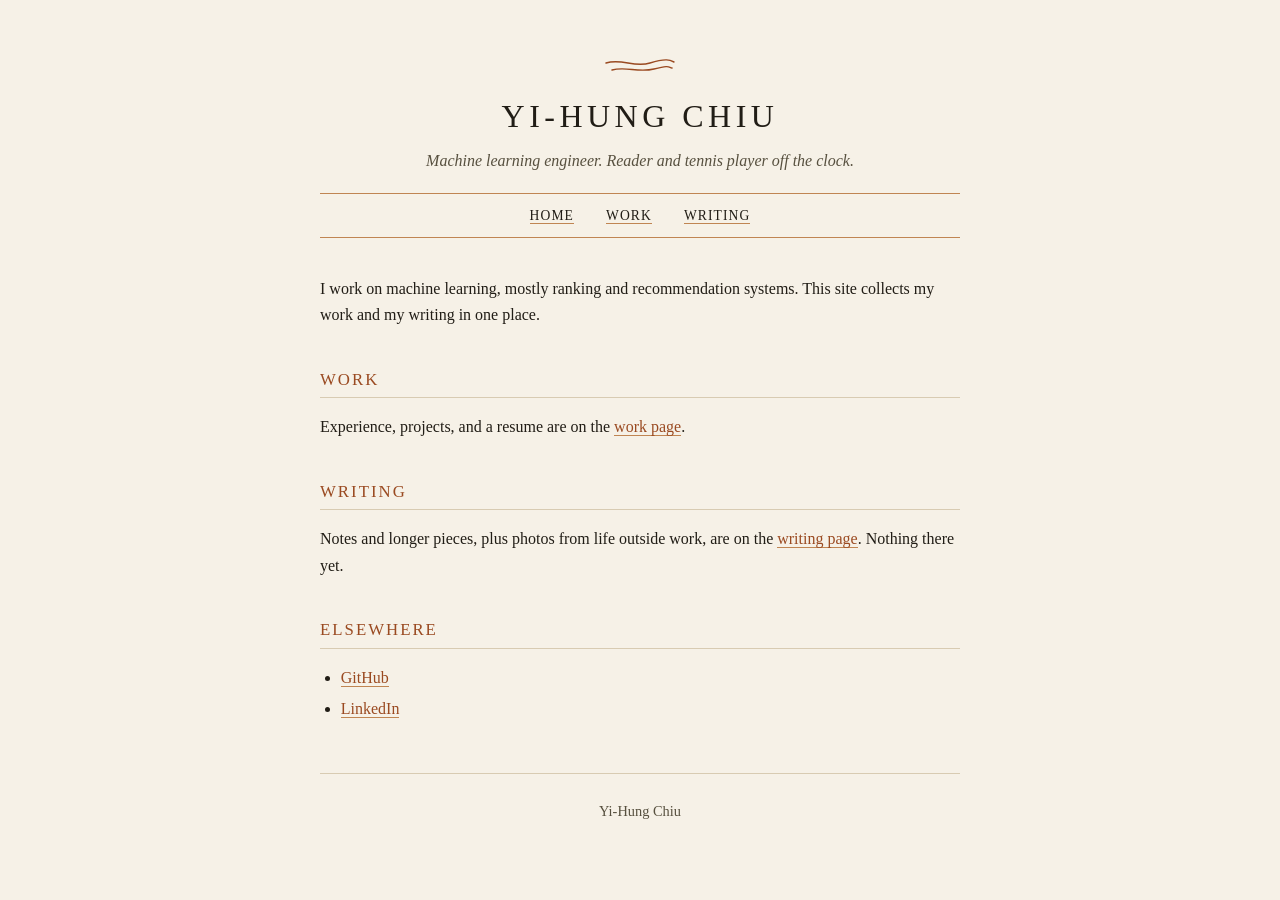
<file: index.html>
<!DOCTYPE html>
<html lang="en">
<head>
<meta charset="utf-8">
<meta name="viewport" content="width=device-width, initial-scale=1">
<title>Yi-Hung Chiu</title>
<link rel="stylesheet" href="style.css">
</head>
<body>

<header>
  <svg class="windmark" width="72" height="20" viewBox="0 0 72 20" fill="none" stroke="#9a4a21" stroke-width="1.4" stroke-linecap="round" aria-hidden="true">
  <path d="M2 7 C 18 2, 30 12, 46 7 S 66 4, 70 6"/>
  <path d="M8 14 C 22 10, 34 17, 50 13 S 64 11, 68 12"/>
</svg>
  <h1>Yi-Hung Chiu</h1>
  <p class="tagline">Machine learning engineer. Reader and tennis player off the clock.</p>
  <nav>
    <a href="index.html">Home</a>
    <a href="work.html">Work</a>
    <a href="writing.html">Writing</a>
  </nav>
</header>

<main>
  <p>I work on machine learning, mostly ranking and recommendation systems.
  This site collects my work and my writing in one place.</p>

  <h2>Work</h2>
  <p>Experience, projects, and a resume are on the <a href="work.html">work page</a>.</p>

  <h2>Writing</h2>
  <p>Notes and longer pieces, plus photos from life outside work, are on the
  <a href="writing.html">writing page</a>. Nothing there yet.</p>

  <h2>Elsewhere</h2>
  <ul>
    <li><a href="https://github.com/BernieChiu557">GitHub</a></li>
    <li><a href="https://www.linkedin.com/in/yihungc/">LinkedIn</a></li>
  </ul>
</main>

<footer>
  <p>Yi-Hung Chiu</p>
</footer>

</body>
</html>
</file>
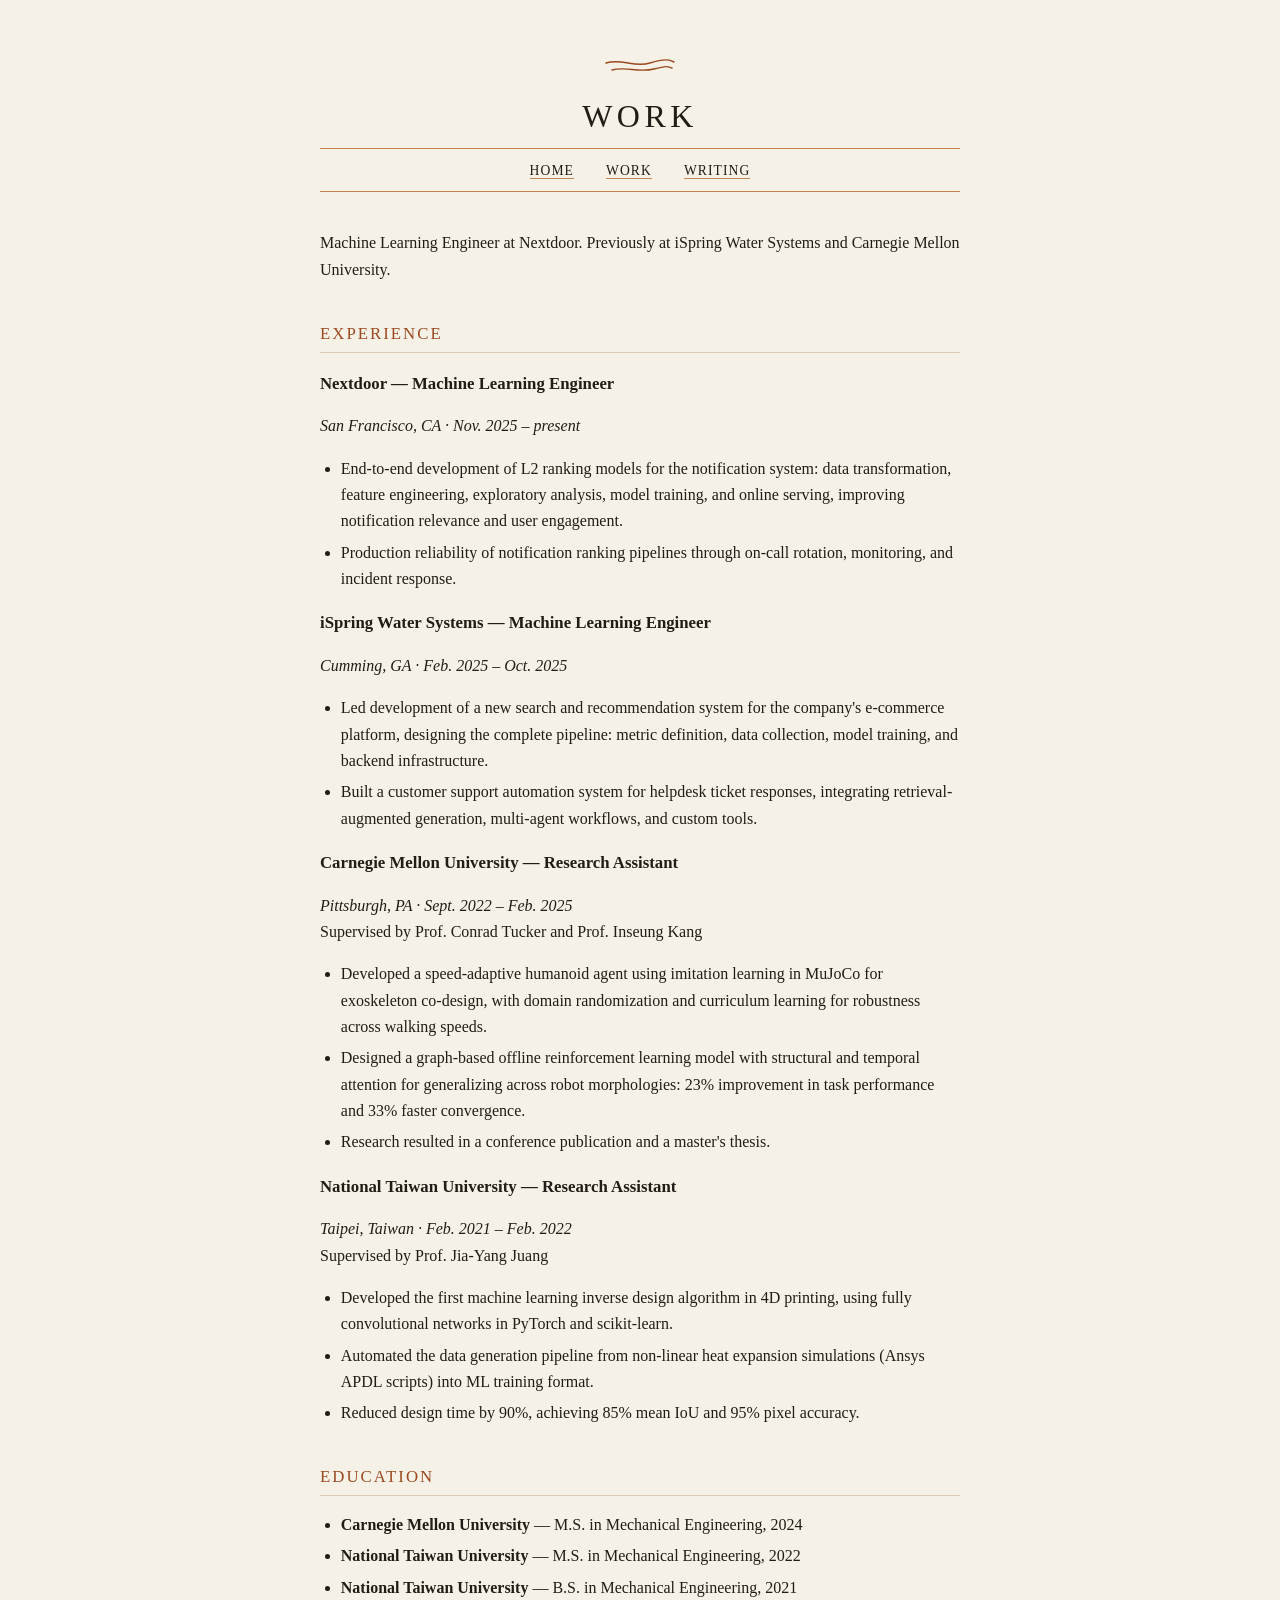
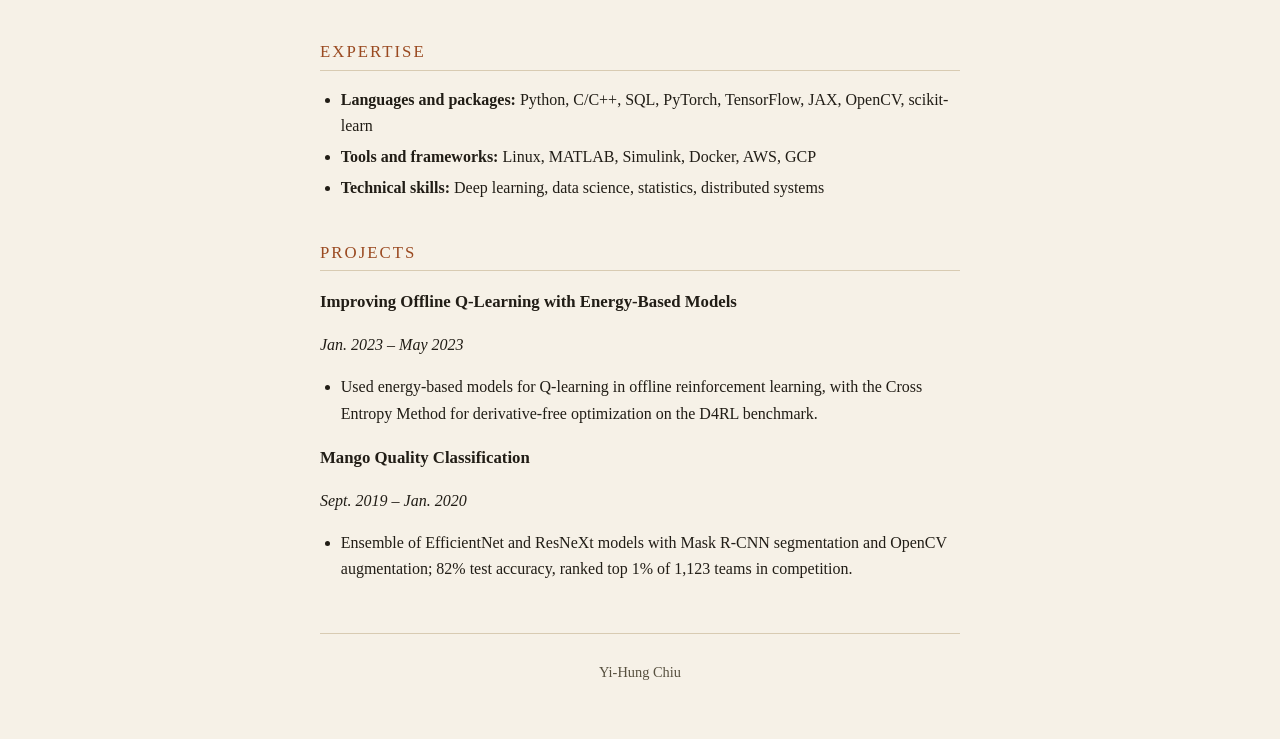
<file: work.html>
<!DOCTYPE html>
<html lang="en">
<head>
<meta charset="utf-8">
<meta name="viewport" content="width=device-width, initial-scale=1">
<title>Work — Yi-Hung Chiu</title>
<link rel="stylesheet" href="style.css">
</head>
<body>

<header>
  <svg class="windmark" width="72" height="20" viewBox="0 0 72 20" fill="none" stroke="#9a4a21" stroke-width="1.4" stroke-linecap="round" aria-hidden="true">
  <path d="M2 7 C 18 2, 30 12, 46 7 S 66 4, 70 6"/>
  <path d="M8 14 C 22 10, 34 17, 50 13 S 64 11, 68 12"/>
</svg>
  <h1>Work</h1>
  <nav>
    <a href="index.html">Home</a>
    <a href="work.html">Work</a>
    <a href="writing.html">Writing</a>
  </nav>
</header>

<main>
  <p>Machine Learning Engineer at Nextdoor. Previously at iSpring Water
  Systems and Carnegie Mellon University.</p>

  <h2>Experience</h2>

  <h3>Nextdoor — Machine Learning Engineer</h3>
  <p><i>San Francisco, CA · Nov. 2025 – present</i></p>
  <ul>
    <li>End-to-end development of L2 ranking models for the notification
    system: data transformation, feature engineering, exploratory analysis,
    model training, and online serving, improving notification relevance and
    user engagement.</li>
    <li>Production reliability of notification ranking pipelines through
    on-call rotation, monitoring, and incident response.</li>
  </ul>

  <h3>iSpring Water Systems — Machine Learning Engineer</h3>
  <p><i>Cumming, GA · Feb. 2025 – Oct. 2025</i></p>
  <ul>
    <li>Led development of a new search and recommendation system for the
    company's e-commerce platform, designing the complete pipeline: metric
    definition, data collection, model training, and backend
    infrastructure.</li>
    <li>Built a customer support automation system for helpdesk ticket
    responses, integrating retrieval-augmented generation, multi-agent
    workflows, and custom tools.</li>
  </ul>

  <h3>Carnegie Mellon University — Research Assistant</h3>
  <p><i>Pittsburgh, PA · Sept. 2022 – Feb. 2025</i><br>
  Supervised by Prof. Conrad Tucker and Prof. Inseung Kang</p>
  <ul>
    <li>Developed a speed-adaptive humanoid agent using imitation learning
    in MuJoCo for exoskeleton co-design, with domain randomization and
    curriculum learning for robustness across walking speeds.</li>
    <li>Designed a graph-based offline reinforcement learning model with
    structural and temporal attention for generalizing across robot
    morphologies: 23% improvement in task performance and 33% faster
    convergence.</li>
    <li>Research resulted in a conference publication and a master's
    thesis.</li>
  </ul>

  <h3>National Taiwan University — Research Assistant</h3>
  <p><i>Taipei, Taiwan · Feb. 2021 – Feb. 2022</i><br>
  Supervised by Prof. Jia-Yang Juang</p>
  <ul>
    <li>Developed the first machine learning inverse design algorithm in 4D
    printing, using fully convolutional networks in PyTorch and
    scikit-learn.</li>
    <li>Automated the data generation pipeline from non-linear heat
    expansion simulations (Ansys APDL scripts) into ML training format.</li>
    <li>Reduced design time by 90%, achieving 85% mean IoU and 95% pixel
    accuracy.</li>
  </ul>

  <h2>Education</h2>
  <ul>
    <li><b>Carnegie Mellon University</b> — M.S. in Mechanical Engineering,
    2024</li>
    <li><b>National Taiwan University</b> — M.S. in Mechanical Engineering,
    2022</li>
    <li><b>National Taiwan University</b> — B.S. in Mechanical Engineering,
    2021</li>
  </ul>

  <h2>Expertise</h2>
  <ul>
    <li><b>Languages and packages:</b> Python, C/C++, SQL, PyTorch,
    TensorFlow, JAX, OpenCV, scikit-learn</li>
    <li><b>Tools and frameworks:</b> Linux, MATLAB, Simulink, Docker, AWS,
    GCP</li>
    <li><b>Technical skills:</b> Deep learning, data science, statistics,
    distributed systems</li>
  </ul>

  <h2>Projects</h2>

  <h3>Improving Offline Q-Learning with Energy-Based Models</h3>
  <p><i>Jan. 2023 – May 2023</i></p>
  <ul>
    <li>Used energy-based models for Q-learning in offline reinforcement
    learning, with the Cross Entropy Method for derivative-free optimization
    on the D4RL benchmark.</li>
  </ul>

  <h3>Mango Quality Classification</h3>
  <p><i>Sept. 2019 – Jan. 2020</i></p>
  <ul>
    <li>Ensemble of EfficientNet and ResNeXt models with Mask R-CNN
    segmentation and OpenCV augmentation; 82% test accuracy, ranked top 1%
    of 1,123 teams in competition.</li>
  </ul>
</main>

<footer>
  <p><a href="index.html">Yi-Hung Chiu</a></p>
</footer>

</body>
</html>
</file>
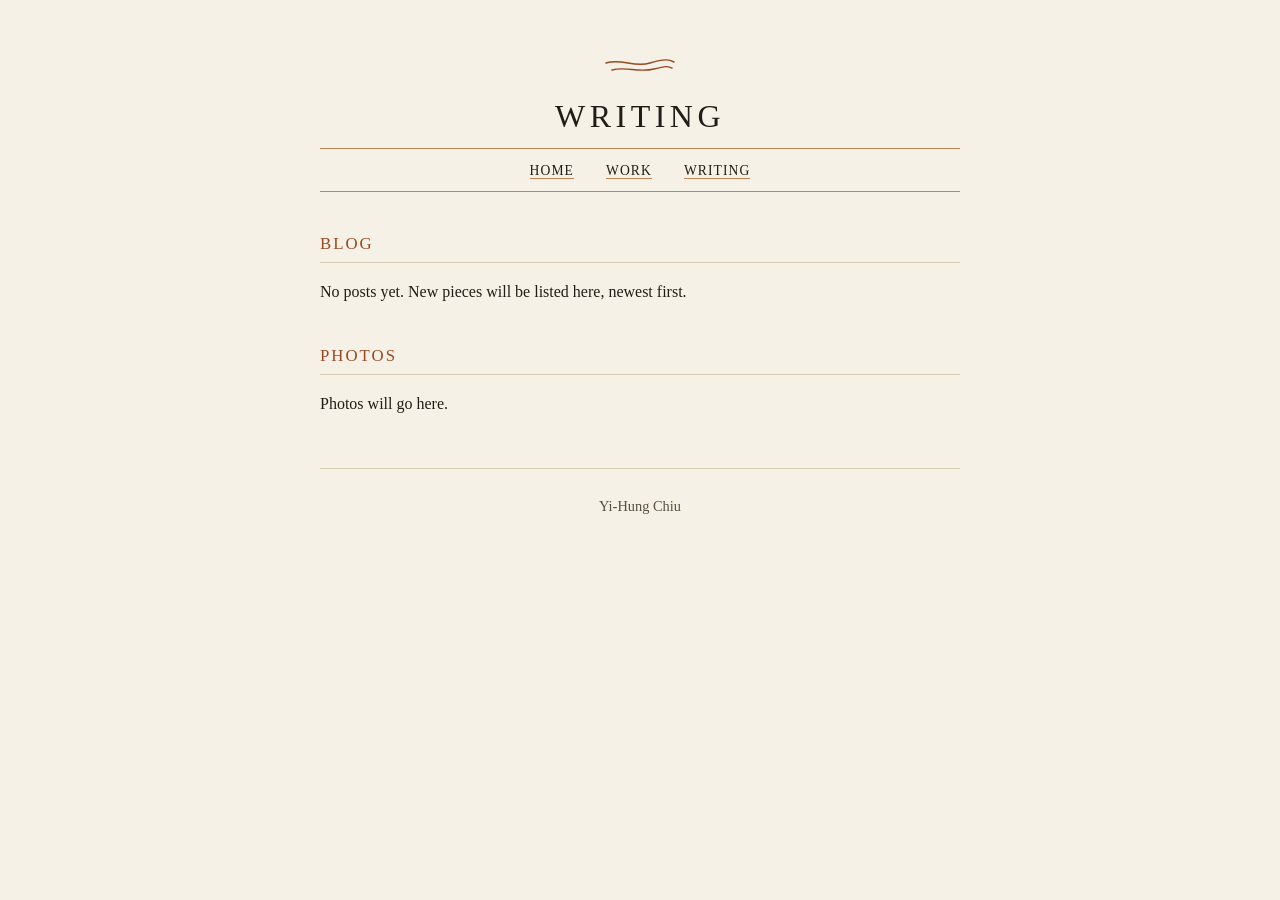
<file: writing.html>
<!DOCTYPE html>
<html lang="en">
<head>
<meta charset="utf-8">
<meta name="viewport" content="width=device-width, initial-scale=1">
<title>Writing — Yi-Hung Chiu</title>
<link rel="stylesheet" href="style.css">
</head>
<body>

<header>
  <svg class="windmark" width="72" height="20" viewBox="0 0 72 20" fill="none" stroke="#9a4a21" stroke-width="1.4" stroke-linecap="round" aria-hidden="true">
  <path d="M2 7 C 18 2, 30 12, 46 7 S 66 4, 70 6"/>
  <path d="M8 14 C 22 10, 34 17, 50 13 S 64 11, 68 12"/>
</svg>
  <h1>Writing</h1>
  <nav>
    <a href="index.html">Home</a>
    <a href="work.html">Work</a>
    <a href="writing.html">Writing</a>
  </nav>
</header>

<main>
  <h2>Blog</h2>
  <p>No posts yet. New pieces will be listed here, newest first.</p>

  <h2>Photos</h2>
  <p>Photos will go here.</p>
</main>

<footer>
  <p><a href="index.html">Yi-Hung Chiu</a></p>
</footer>

</body>
</html>
</file>
<file: style.css>
/* Theme: parchment, ink, and copper — a quiet nod to The Name of the Wind. */

:root {
  --paper: #f6f1e7;
  --ink: #211d16;
  --ink-soft: #57503f;
  --copper: #9a4a21;
  --copper-soft: #c08552;
  --rule: #d8cbb2;
}

* {
  box-sizing: border-box;
}

body {
  font-family: "Iowan Old Style", Palatino, "Palatino Linotype", Georgia, serif;
  line-height: 1.65;
  color: var(--ink);
  background: var(--paper);
  max-width: 680px;
  margin: 0 auto;
  padding: 56px 20px 40px;
}

::selection {
  background: #e8cf9f;
}

header {
  text-align: center;
  margin-bottom: 2.4em;
}

.windmark {
  display: block;
  margin: 0 auto 14px;
}

h1 {
  font-size: 2em;
  font-weight: normal;
  letter-spacing: 0.14em;
  text-transform: uppercase;
  margin: 0 0 0.15em;
}

.tagline {
  font-style: italic;
  color: var(--ink-soft);
  margin: 0 0 1.2em;
}

nav {
  border-top: 1px solid var(--copper-soft);
  border-bottom: 1px solid var(--copper-soft);
  padding: 8px 0;
}

nav a {
  margin: 0 14px;
  color: var(--ink);
  text-decoration: none;
  letter-spacing: 0.08em;
  text-transform: uppercase;
  font-size: 0.85em;
}

nav a:hover {
  color: var(--copper);
}

h2 {
  font-size: 1.05em;
  font-weight: normal;
  letter-spacing: 0.12em;
  text-transform: uppercase;
  color: var(--copper);
  border-bottom: 1px solid var(--rule);
  padding-bottom: 4px;
  margin-top: 2.2em;
}

h3 {
  font-size: 1.05em;
  margin-bottom: 0.1em;
}

a {
  color: var(--copper);
  text-decoration: none;
  border-bottom: 1px solid var(--copper-soft);
}

a:hover {
  border-bottom-color: var(--copper);
}

ul {
  padding-left: 1.3em;
}

li {
  margin-bottom: 0.3em;
}

footer {
  margin-top: 3.5em;
  padding-top: 12px;
  border-top: 1px solid var(--rule);
  text-align: center;
  font-size: 0.9em;
  color: var(--ink-soft);
}

footer a {
  color: var(--ink-soft);
  border-bottom: none;
}

img {
  max-width: 100%;
}
</file>
